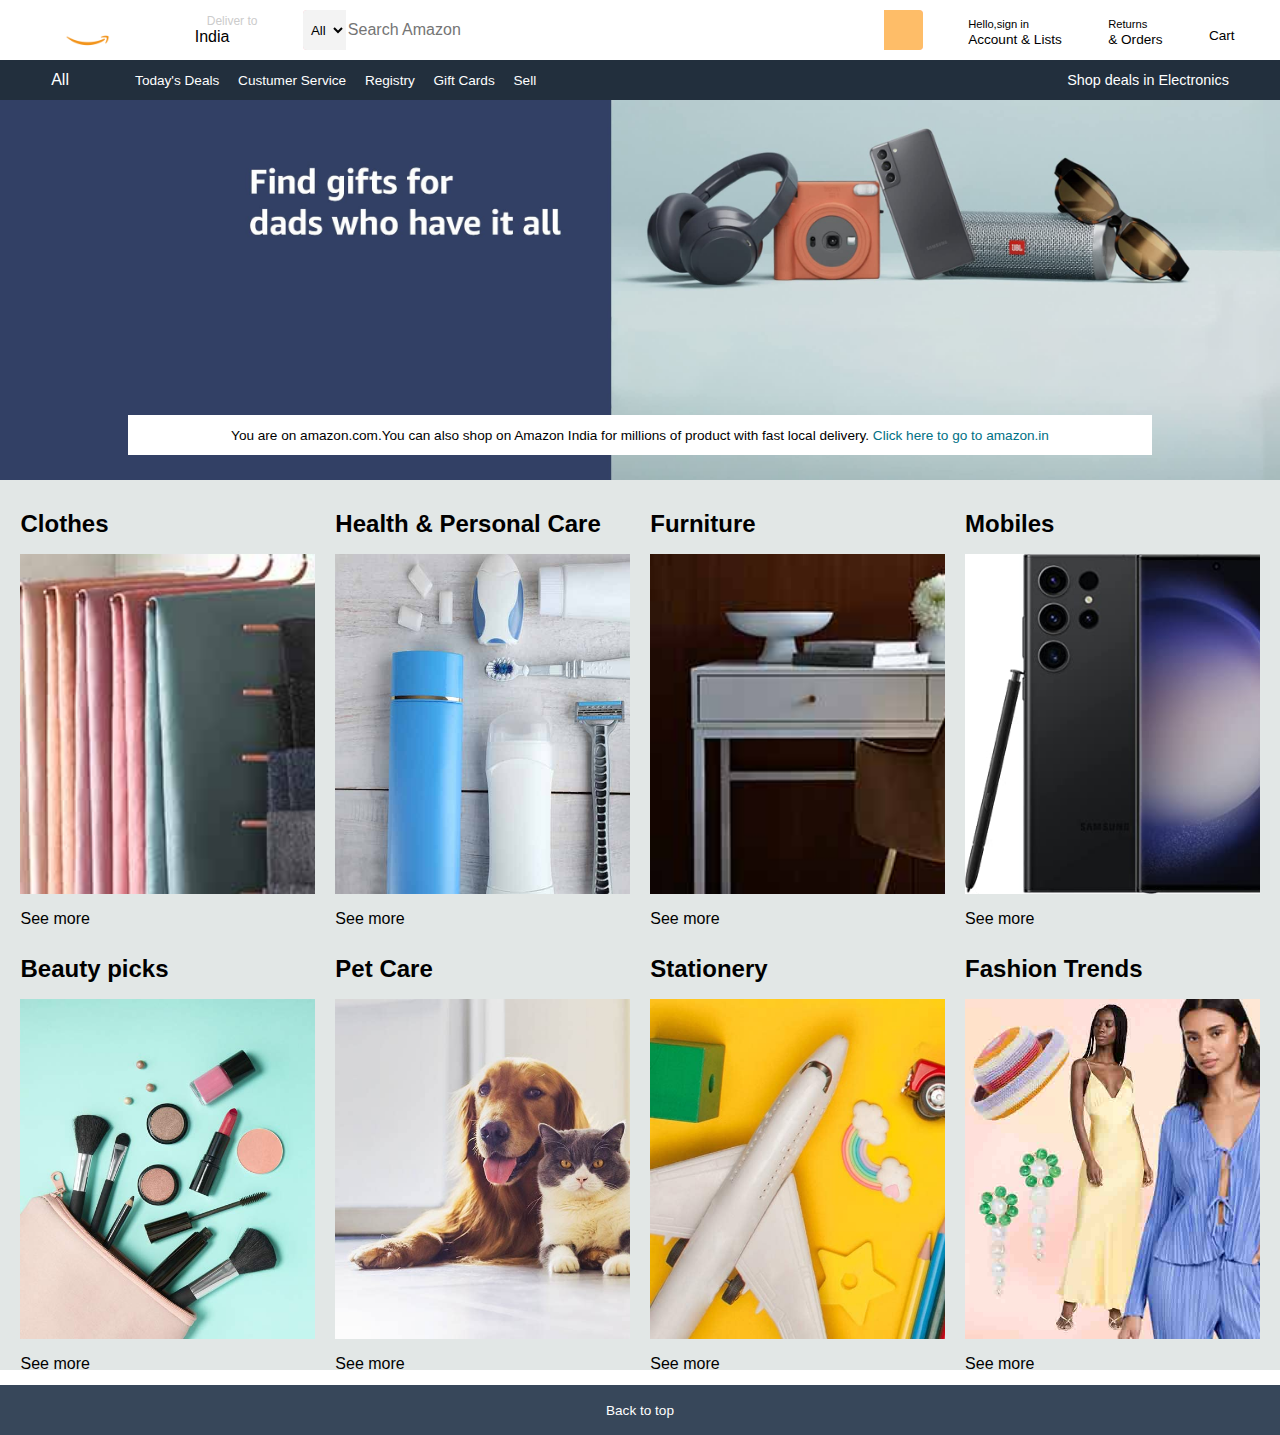
<file: index.html>
<!DOCTYPE html>
<html lang= " en ">
<head>
    <meta charset="UTF-8">
    <meta http-equiv="X-UA-Compatible"content="IE=edge">
    <meta name="viewport" content="width=device-width,initial-scale=1.0">
    <title>Amazon</title>
    <link rel="stylesheet" href="https://cdnjs.cloudflare.com/ajax/libs/font-awesome/6.5.1/css/all.min.css" integrity="sha512-DTOQO9RWCH3ppGqcWaEA1BIZOC6xxalwEsw9c2QQeAIftl+Vegovlnee1c9QX4TctnWMn13TZye+giMm8e2LwA==" crossorigin="anonymous" referrerpolicy="no-referrer" />
    <link rel="stylesheet" href="style.css">
</head>
<body>
     <header>
        <div class=" navbar ">
            <div class="nav-logo border">
                <div class="logo"></div>
            </div>
            <div class="nav-address border">
               <p class="add-first">Deliver to</p> 
               <div class="add-icon">
                  <i class="fa-solid fa-location-dot"></i>
                  <p class="add-second">India</p>
               </div> 
            </div>
            <div class="nav-search">
                <select class="search-select">
                    <option>All</option>
                </select>
                <input placeholder="Search Amazon" class="search-input">
                <div class="search-icon">
                    <i class="fa-solid fa-magnifying-glass"></i>
                </div>
            </div>
            <div class="nav-singin border">
                <p><span>Hello,sign in</span></p>
                <p class="nav-second">Account & Lists</p>
            </div>
            <div class="nav-return border">
                <p><span>Returns</span></p>
                <p class="nav-second">& Orders</p>
            </div>
            <div class="nav-cart border">
                <i class="fa-solid fa-cart-shopping"></i>
                Cart
            </div>
        </div>
        <div class="panel">
            <div class="panel-all">
                <i class="fa-solid fa-bars"></i>
                All
            </div>
            <div class="panel-ops">
                <p>Today's Deals</p>
                     <p>Custumer Service</p>
                     <p>Registry</p>
                     <p>Gift Cards</p>
                     <p>Sell</p>

            </div>
            <div class="panel-deals">
                Shop deals in Electronics
            </div>
        </div>
     </header>
     <div class="hero-section">
        <div class="hero-msg">
            <p>You are on amazon.com.You can also shop on Amazon India for millions of product with fast local delivery. <a> Click here to go to amazon.in</a></p>
        </div>
     </div>
     <div class="shop-section">
        <div class="box1 box">
            <h2>Clothes</h2>
            <div class="box-img1"></div>
            <p>See more</p>
        </div>
        <div class="box2 box">
            <h2>Health & Personal Care</h2>
            <div class="box-img2"></div>
            <p>See more</p>
        </div>
        <div class="box3 box">
            <h2>Furniture</h2>
            <div class="box-img3"></div>
            <p>See more</p>
        </div>
        <div class="box4 box">
            <h2>Mobiles</h2>
            <div class="box-img4"></div>
            <p>See more</p>
        
        </div>
        <div class="box5 box">
            <h2>Beauty picks</h2>
            <div class="box-img5"></div>
            <p>See more</p>
        </div>
        <div class="box6 box">
            <h2>Pet Care</h2>
            <div class="box-img6"></div>
            <p>See more</p>
        </div>
        <div class="box7 box">
            <h2>Stationery</h2>
            <div class="box-img7"></div>
            <p>See more</p>
        </div>
        <div class="box8 box">
            <h2>Fashion Trends</h2>
            <div class="box-img8"></div>
            <p>See more</p>
        </div>

        

        
     </div>
     <footer>
        <div class="foot-panel1">
            Back to top
        </div>
     </footer>
</body>
</html>
</file>
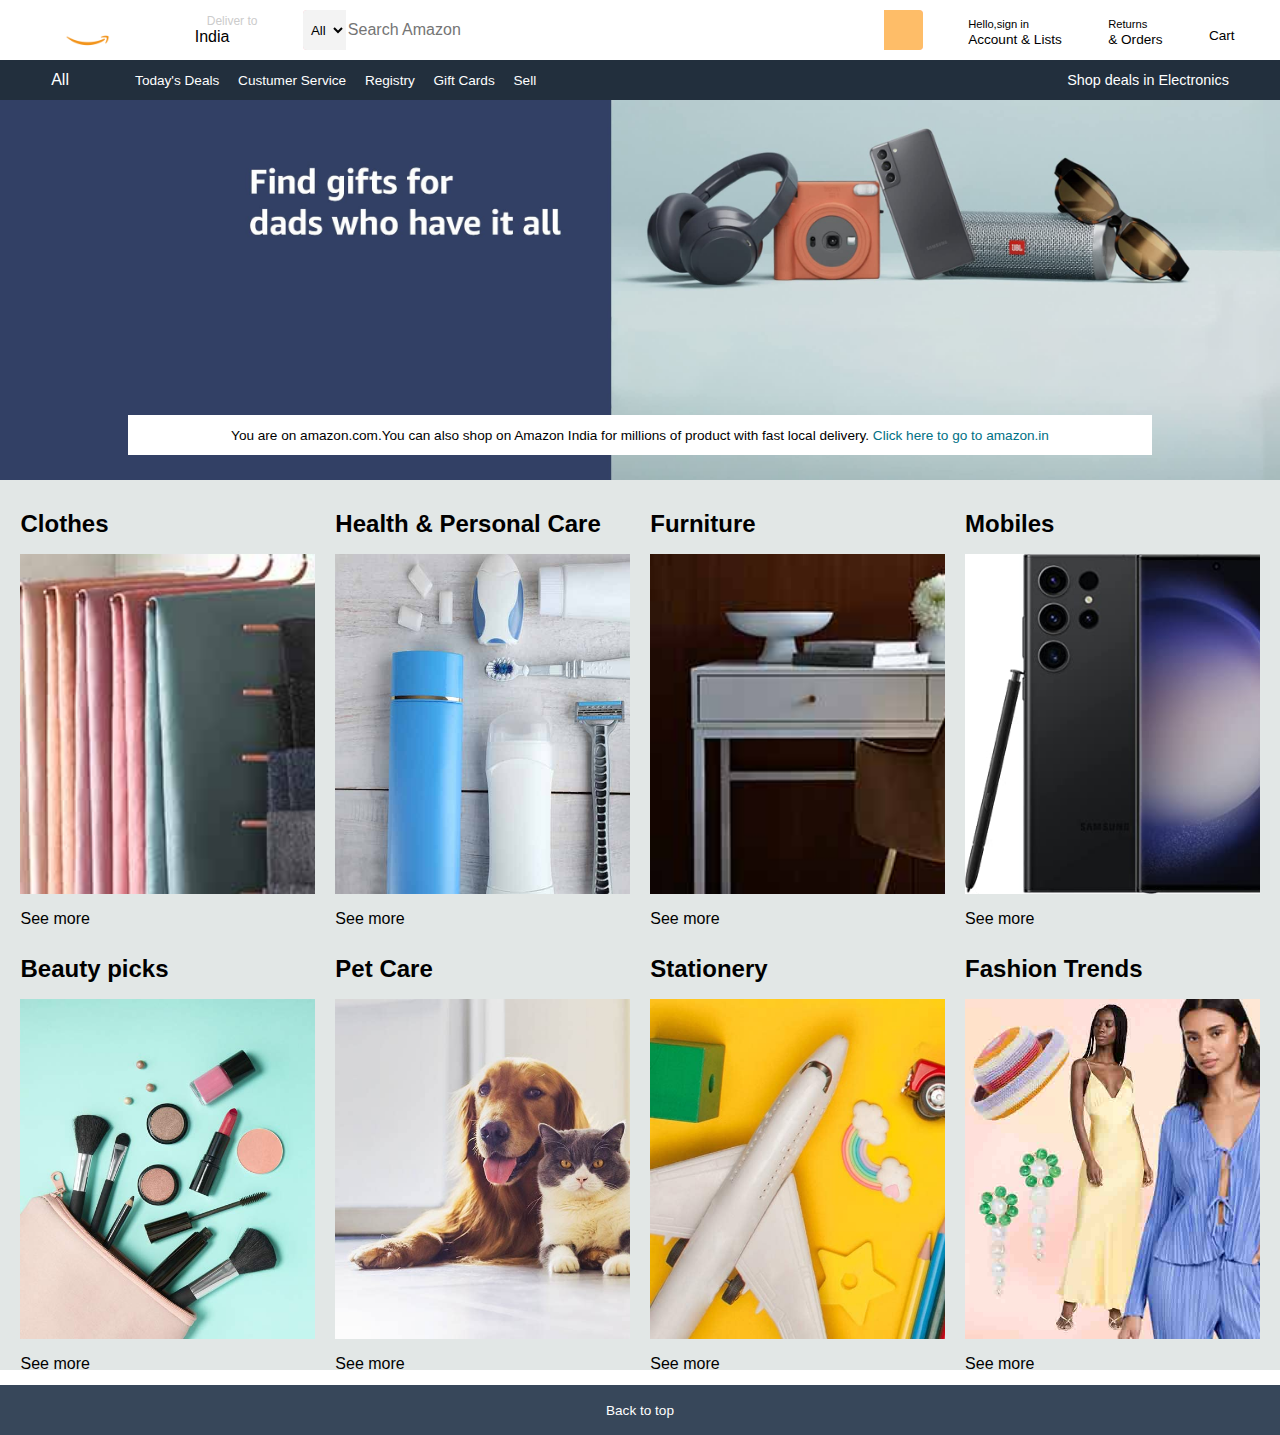
<file: index1.html>
<!DOCTYPE html>
<html lang= " en ">
<head>
    <meta charset="UTF-8">
    <meta http-equiv="X-UA-Compatible"content="IE=edge">
    <meta name="viewport" content="width=device-width,initial-scale=1.0">
    <title>Amazon Clone</title>
    <link rel="stylesheet" href="https://cdnjs.cloudflare.com/ajax/libs/font-awesome/6.5.1/css/all.min.css" integrity="sha512-DTOQO9RWCH3ppGqcWaEA1BIZOC6xxalwEsw9c2QQeAIftl+Vegovlnee1c9QX4TctnWMn13TZye+giMm8e2LwA==" crossorigin="anonymous" referrerpolicy="no-referrer" />
    <link rel="stylesheet" href="style.css">
</head>
<body>
     <header>
        <div class=" navbar ">
            <div class="nav-logo border">
                <div class="logo"></div>
            </div>
            <div class="nav-address border">
               <p class="add-first">Deliver to</p> 
               <div class="add-icon">
                  <i class="fa-solid fa-location-dot"></i>
                  <p class="add-second">India</p>
               </div> 
            </div>
            <div class="nav-search">
                <select class="search-select">
                    <option>All</option>
                </select>
                <input placeholder="Search Amazon" class="search-input">
                <div class="search-icon">
                    <i class="fa-solid fa-magnifying-glass"></i>
                </div>
            </div>
            <div class="nav-singin border">
                <p><span>Hello,sign in</span></p>
                <p class="nav-second">Account & Lists</p>
            </div>
            <div class="nav-return border">
                <p><span>Returns</span></p>
                <p class="nav-second">& Orders</p>
            </div>
            <div class="nav-cart border">
                <i class="fa-solid fa-cart-shopping"></i>
                Cart
            </div>
        </div>
        <div class="panel">
            <div class="panel-all">
                <i class="fa-solid fa-bars"></i>
                All
            </div>
            <div class="panel-ops">
                <p>Today's Deals</p>
                     <p>Custumer Service</p>
                     <p>Registry</p>
                     <p>Gift Cards</p>
                     <p>Sell</p>

            </div>
            <div class="panel-deals">
                Shop deals in Electronics
            </div>
        </div>
     </header>
     <div class="hero-section">
        <div class="hero-msg">
            <p>You are on amazon.com.You can also shop on Amazon India for millions of product with fast local delivery. <a> Click here to go to amazon.in</a></p>
        </div>
     </div>
     <div class="shop-section">
        <div class="box1 box">
            <h2>Clothes</h2>
            <div class="box-img1"></div>
            <p>See more</p>
        </div>
        <div class="box2 box">
            <h2>Health & Personal Care</h2>
            <div class="box-img2"></div>
            <p>See more</p>
        </div>
        <div class="box3 box">
            <h2>Furniture</h2>
            <div class="box-img3"></div>
            <p>See more</p>
        </div>
        <div class="box4 box">
            <h2>Mobiles</h2>
            <div class="box-img4"></div>
            <p>See more</p>
        
        </div>
        <div class="box5 box">
            <h2>Beauty picks</h2>
            <div class="box-img5"></div>
            <p>See more</p>
        </div>
        <div class="box6 box">
            <h2>Pet Care</h2>
            <div class="box-img6"></div>
            <p>See more</p>
        </div>
        <div class="box7 box">
            <h2>Stationery</h2>
            <div class="box-img7"></div>
            <p>See more</p>
        </div>
        <div class="box8 box">
            <h2>Fashion Trends</h2>
            <div class="box-img8"></div>
            <p>See more</p>
        </div>

        

        
     </div>
     <footer>
        <div class="foot-panel1">
            Back to top
        </div>
     </footer>
</body>
</html>
</file>
<file: style.css>
* {
    margin:0;
    font-family: Arial;
    border:border-box;
}
.navbar {
    height: 60px;
    background-color:
    color: white;
    display: flex;
    align-items: center;
    justify-content: space-evenly;

}
.nav-logo {
    height: 50px;
    width: 100px;
}
.logo {
    background-image: url("amazon_logo.png");
    background-size: cover;
    height: 50px;
    width: 100%; 
}

.border {
    border: 1.5px solid transparent;
}
.border:hover {
    border:1.5px solid white;
}


/** box2 **/
.add-first {
    color: #cccccc;
    font-size: 0.75rem;
    margin-left: 15px
}
.add-second {
    font-size: 1rem;
    margin-left: 3px;
}
.add-icon {
    display: flex;
    align-items:center;
}

/** box3 **/
.nav-search {
    display: flex;
    background-color: pink;
    width: 620px;
    height: 40px;
    border-radius: 4px;

}
.search-select {
    background-color: #f3f3f3;
    width: 50px;
    text-align: center;
    border-bottom-left-radius: 4px;
    border-top-left-radius: 4px;
    border: none;


}
.search-input {
    width: 100%;
    font-size: 1rem;
    border: none;
}
.search-icon {
    width: 45px;
    display: flex;
    justify-content: center;
    align-items: center;
    font-size: 1.2rem;
    background-color: #febd68;
    border-bottom-right-radius: 4px;
    border-top-right-radius: 4px;
    color: #0f1111;

    
}
.nav-search:hover {
    border: 2px solid orange;
}
/**box4 **/
span {
    font-size: 0.7rem;
}
.nav-second {
    font-size: 0.85rem;
    font-weight: 700px;

}
/**box6 **/
.nav-cart i {
     font-size:30px;

}
.nav-cart {
    font-size: 0.85rem;
    font-weight: 700px;
}
/** panel **/

.panel {
    background-color: #222f3d;
    height: 40px;
    display: flex;
    color: white;
    align-items: center;
    justify-content: space-evenly;


}
.panel-ops p {
    display: inline;
    margin-left: 15px;

}

.panel-ops {
    width: 70%;
    font-size: 0.85rem;

}
.panel-deals {
    font-size: 0.9rem;
    font-weight: 700px;
}

.hero-section {
    background-image: url("hero_image.jpg");
    background-size: cover;
    height: 380px;
    display: flex;
    justify-content: center;
    align-items: flex-end;

    
}
.hero-msg {
    background-color: white;
    color: black;
    height: 40px;
    display: flex;
    align-items: center;
    justify-content: center;
    font-size: 0.85rem;
    width: 80%;
    margin-bottom: 25px;
}
.hero-msg a {
          color: #007185;
}

.shop-section {
    display: flex;
    flex-wrap: wrap;
    justify-content: space-evenly;
    background-color: #e2e7e6;
}
.box {
    height: 400px;
    width: 23%;
    background-image: white;
    padding: 20px 0px 15px;
    margin-top: 10px;
}
.box-img1 {
    background-image: url("box1_image.jpg");
    height: 340px;
    background-size: cover;
    margin-top: 1rem;
    margin-bottom:1rem ;
}
.box-img2 {
    background-image: url("box2_image.jpg");
    height: 340px;
    background-size: cover;
    margin-top: 1rem;
    margin-bottom:1rem ;
}
.box-img3 {
    background-image: url("box3_image.jpg");
    height: 340px;
    background-size: cover;
    margin-top: 1rem;
    margin-bottom:1rem ;
}
.box-img4 {
    background-image: url("box4_image.jpg");
    height: 340px;
    background-size: cover;
    margin-top: 1rem;
    margin-bottom:1rem ;
}
.box-img5 {
    background-image: url("box5_image.jpg");
    height: 340px;
    background-size: cover;
    margin-top: 1rem;
    margin-bottom:1rem ;
}
.box-img6 {
    background-image: url("box6_image.jpg");
    height: 340px;
    background-size: cover;
    margin-top: 1rem;
    margin-bottom:1rem ;
}
.box-img7 {
    background-image: url("box7_image.jpg");
    height: 340px;
    background-size: cover;
    margin-top: 1rem;
    margin-bottom:1rem ;
}
.box-img8 {
    background-image: url("box8_image.jpg");
    height: 340px;
    background-size: cover;
    margin-top: 1rem;
    margin-bottom:1rem ;
}

footer {
    margin-top: 15px;

}
.foot-panel1 {
    background-color: #37475a;
    color: white;
    height: 50px;
    display: flex;
    justify-content: center;
    align-items: center;
    font-size: 0.85rem;

}
</file>
